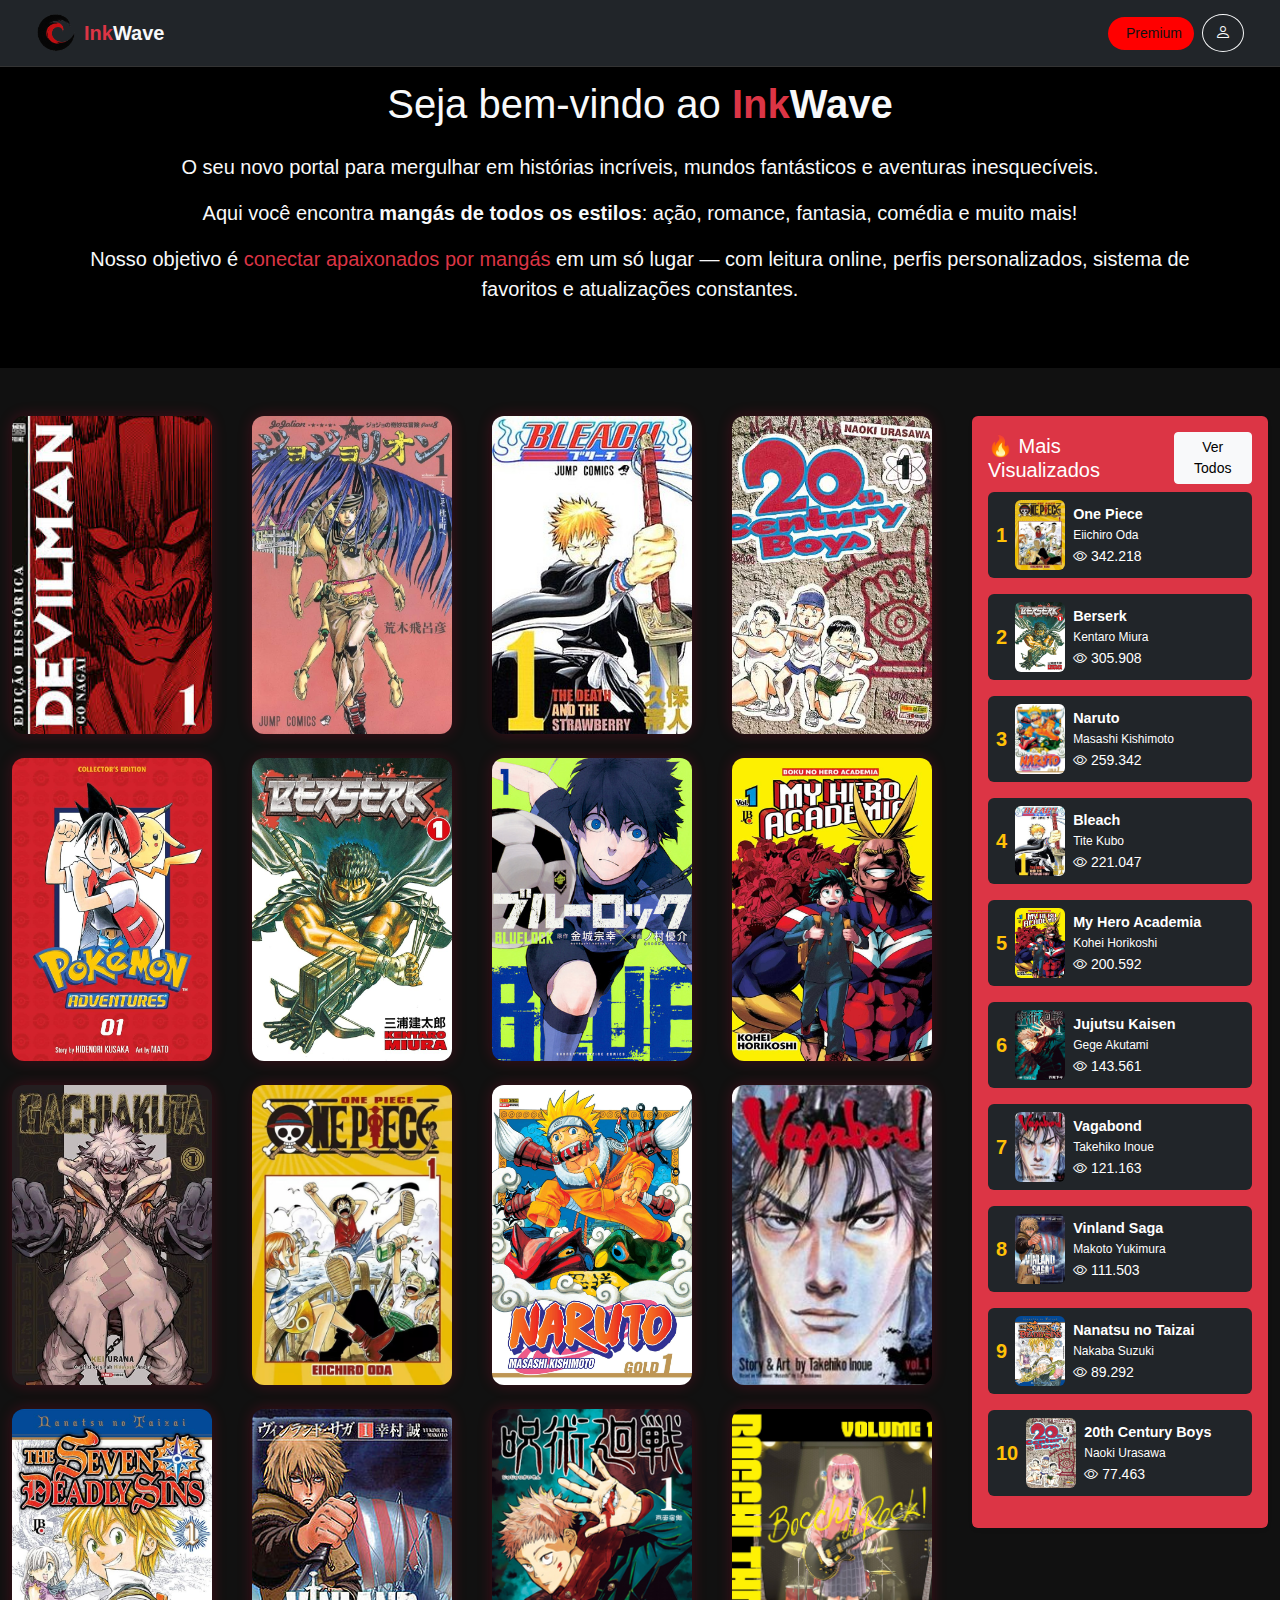
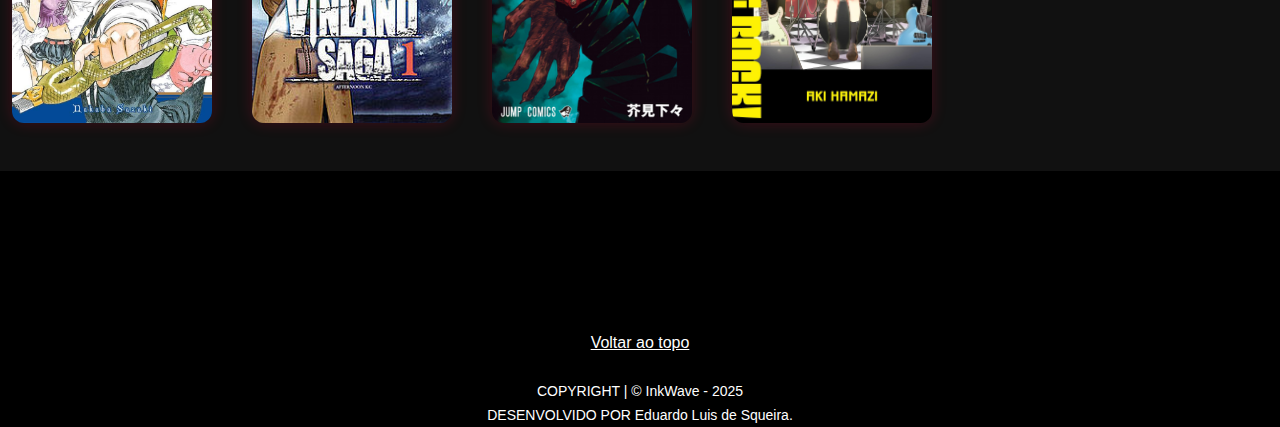
<file: index.html>
<!DOCTYPE html>
<html lang="pt-BR">

<head>
  <meta charset="UTF-8">
  <meta name="viewport" content="width=device-width, initial-scale=1.0">
  <title>InkWave</title>

  <link href="https://cdn.jsdelivr.net/npm/bootstrap@5.3.3/dist/css/bootstrap.min.css" rel="stylesheet"
    integrity="sha384-9ndCyUaIbzAi2FUVXJi0CjmCapSmO7OQ5L1Z9Ddbp+zZjzc/uD+2V5DkZyTtmI3U" crossorigin="anonymous">
  <link href="https://cdn.jsdelivr.net/npm/bootstrap@5.3.3/dist/css/bootstrap.min.css" rel="stylesheet">
  <link href="https://cdn.jsdelivr.net/npm/bootstrap-icons@1.10.5/font/bootstrap-icons.css" rel="stylesheet">
  <link rel="stylesheet" href="https://cdn.jsdelivr.net/npm/bootstrap-icons@1.10.5/font/bootstrap-icons.css">
  <link rel="stylesheet" href="style.css">
  <link rel="icon" href="imagens/icon.png">
</head>

<body>
  <header>
    <nav id="navbar" class="navbar navbar-expand-lg navbar-dark bg-dark px-4 fixed-top">
      <div class="container-fluid d-flex justify-content-between align-items-center">
        <a class="navbar-brand d-flex align-items-center" href="index.html">
          <img src="imagens/icon.png" alt="InkWave" width="40" height="40" class="me-2">
          <span id="logoText">
            <strong class="text-danger">Ink</strong><strong class="text-light">Wave</strong>
          </span>
        </a>

        <div class="d-flex align-items-center gap-2">
          <a href="login_criar_conta/Premiun.html" class="btn btn-premium">
            <i class="bi bi-crown-fill"></i> Premium
          </a>

          <div class="position-relative">
            <button id="userIcon" class="btn btn-outline-light rounded-circle">
              <i class="bi bi-person"></i>
            </button>

            <div id="userMenu" class="position-absolute end-0 mt-2 bg-dark text-light border rounded shadow-sm p-2"
              style="display: none; min-width: 150px; z-index: 1000;">
              <a href="login_criar_conta/login.html" class="dropdown-item text-light">Entrar</a>
              <a href="login_criar_conta/sign-up.html" class="dropdown-item text-light">Criar Conta</a>
            </div>
          </div>
        </div>
    </nav>
  </header>

  <main style="padding-top: 80px; text-align: center;">
    <div class="container text-light">
      <h1 class="mb-4">
        Seja bem-vindo ao <strong class="text-danger">Ink</strong><strong>Wave</strong>
      </h1>

      <p class="fs-5">
        O seu novo portal para mergulhar em histórias incríveis, mundos fantásticos e aventuras inesquecíveis.
      </p>

      <p class="fs-5">
        Aqui você encontra <strong>mangás de todos os estilos</strong>: ação, romance, fantasia, comédia e muito mais!
      </p>

      <p class="fs-5">
        Nosso objetivo é <span class="text-danger">conectar apaixonados por mangás</span> em um só lugar — com leitura
        online, perfis personalizados, sistema de favoritos e atualizações constantes.
      </p>

    </div>
  </main>

  <br><br>

  <div class="container-fluid py-5 text-light" style="background-color: #111;">
    <div class="row align-items-start">
      <div class="col-lg-9" style="display: grid; grid-template-columns: repeat(auto-fill, minmax(180px, 1fr)); gap: 24px; grid-auto-flow: row;">
        <div class="manga-card-custom" onclick="devilman()">
          <img src="imagens/capas-manga/devilman-capa.jpg" alt="Devilman">
          <div class="manga-info">
            <h5>Devilman</h5>
            <p class="author">Go Nagai</p>
            <p class="chapter">#1: The Demon Resurrection</p>
            <div class="views"><i class="bi bi-eye"></i> 21,688</div>
          </div>
        </div>

        <div class="manga-card-custom" onclick="jojolion()">
          <img src="imagens/capas-manga/jojolion-capa.jpg" alt="JoJolion">
          <div class="manga-info">
            <h5>JoJolion</h5>
            <p class="author">Hirohiko Araki</p>
            <p class="chapter">#1: Higashikata Josuke</p>
            <div class="views"><i class="bi bi-eye"></i> 61,369</div>
          </div>
        </div>

        <div class="manga-card-custom" onclick="bleach()">
          <img src="imagens/capas-manga/bleach-capa.jpg" alt="Bleach">
          <div class="manga-info">
            <h5>Bleach</h5>
            <p class="author">Tite Kubo</p>
            <p class="chapter">#1: Death and the Strawberry</p>
            <div class="views"><i class="bi bi-eye"></i> 221,047</div>
          </div>
        </div>

        <div class="manga-card-custom">
          <img src="imagens/capas-manga/20th-century-boys-capa.jpg" alt="20th Century Boys">
          <div class="manga-info">
            <h5>20th Century Boys</h5>
            <p class="author">Naoki Urasawa</p>
            <p class="chapter">#1: Beginning of the End</p>
            <div class="views"><i class="bi bi-eye"></i> 77,463</div>
          </div>
        </div>

        <div class="manga-card-custom">
          <img src="imagens/capas-manga/pokemon-capa.jpg" alt="Pokémon Adventures">
          <div class="manga-info">
            <h5>Pokémon Adventures</h5>
            <p class="author">Hidenori Kusaka</p>
            <p class="chapter">#1: A Glimpse of the Glow</p>
            <div class="views"><i class="bi bi-eye"></i> 21,702</div>
          </div>
        </div>

        <div class="manga-card-custom">
          <img src="imagens/capas-manga/berserk-capa.jpg" alt="Berserk">
          <div class="manga-info">
            <h5>Berserk</h5>
            <p class="author">Kentaro Miura</p>
            <p class="chapter">#1: The Black Swordsman</p>
            <div class="views"><i class="bi bi-eye"></i> 305,908</div>
          </div>
        </div>

        <div class="manga-card-custom">
          <img src="imagens/capas-manga/blue-lock-capa.jpg" alt="Blue Lock">
          <div class="manga-info">
            <h5>Blue Lock</h5>
            <p class="author">Muneyuki Kaneshiro</p>
            <p class="chapter">#1: Dream</p>
            <div class="views"><i class="bi bi-eye"></i> 50,372</div>
          </div>
        </div>

        <div class="manga-card-custom">
          <img src="imagens/capas-manga/boku-no-hero-capa.jpg" alt="Blue Lock">
          <div class="manga-info">
            <h5>My Hero Academia</h5>
            <p class="author">Muneyuki Kaneshiro</p>
            <p class="chapter">#1: Dream</p>
            <div class="views"><i class="bi bi-eye"></i> 200,592</div>
          </div>
        </div>  

        <div class="manga-card-custom">
          <img src="imagens/capas-manga/gachiakuta-capa.jpg" alt="Gachiakuta">
          <div class="manga-info">
            <h5>Gachiakuta</h5>
            <p class="author">Kei Urana</p>
            <p class="chapter">#1: Jogado Fora</p>
            <div class="views"><i class="bi bi-eye"></i> 5,363</div>
          </div>
        </div>
        
        <div class="manga-card-custom">
          <img src="imagens/capas-manga/one-piece-capa.jpg" alt="One Piece">
          <div class="manga-info">
            <h5>One Piece</h5>
            <p class="author">Eiichiro Oda</p>
            <p class="chapter">#1: Romance Dawn</p>
            <div class="views"><i class="bi bi-eye"></i> 342,218</div>
          </div>
        </div>
        
        <div class="manga-card-custom">
          <img src="imagens/capas-manga/naruto-capa.jpg" alt="Naruto">
          <div class="manga-info">
            <h5>Naruto</h5>
            <p class="author">Masashi Kishimoto</p>
            <p class="chapter">#1: Uzumaki Naruto</p>
            <div class="views"><i class="bi bi-eye"></i> 259,342</div>
          </div>
        </div>
        
        <div class="manga-card-custom">
          <img src="imagens/capas-manga/vagabond.jpg" alt="Vagabond">
          <div class="manga-info">
            <h5>Vagabond</h5>
            <p class="author">Takehiko Inoue</p>
            <p class="chapter">#1: O Louco</p>
            <div class="views"><i class="bi bi-eye"></i> 121,163</div>
          </div>
        </div>
        
        <div class="manga-card-custom">
          <img src="imagens/capas-manga/the-seven-deadly-sins-capa.jpg" alt="Nanatsu no Taizai">
          <div class="manga-info">
            <h5>Nanatsu no Taizai</h5>
            <p class="author">Nakaba Suzuki</p>
            <p class="chapter">#1: Os Sete Pecados Capitais</p>
            <div class="views"><i class="bi bi-eye"></i> 89,292</div>
          </div>
        </div>
        
        <div class="manga-card-custom">
          <img src="imagens/capas-manga/vinland-saga-capa.jpg" alt="Vinland Saga">
          <div class="manga-info">
            <h5>Vinland Saga</h5>
            <p class="author">Makoto Yukimura</p>
            <p class="chapter">#1: Somewhere Not Here</p>
            <div class="views"><i class="bi bi-eye"></i> 111,503</div>
          </div>
        </div>
        
        <div class="manga-card-custom">
          <img src="imagens/capas-manga/jujutsu_kaisen_capa.png" alt="Jujutsu Kaisen">
          <div class="manga-info">
            <h5>Jujutsu Kaisen</h5>
            <p class="author">Gege Akutami</p>
            <p class="chapter">#1: Ryomen Sukuna</p>
            <div class="views"><i class="bi bi-eye"></i> 143,561</div>
          </div>
        </div>
        
        <div class="manga-card-custom">
          <img src="imagens/capas-manga/bocchi-the-rock-capa.jpg" alt="Bocchi the Rock!">
          <div class="manga-info">
            <h5>Bocchi the Rock!</h5>
            <p class="author">Aki Hamaji</p>
            <p class="chapter">#1: Bocchi-chan e o Rock</p>
            <div class="views"><i class="bi bi-eye"></i> 2,064</div>
          </div>
        </div>
      </div>

      
      <div class="col-lg-3">
        <div class="bg-danger p-3 rounded shadow-sm">
          <div class="d-flex justify-content-between align-items-center mb-2">
            <h5 class="mb-0 text-white">🔥 Mais Visualizados</h5>
            <a href="#" class="btn btn-sm btn-light">Ver Todos</a>
          </div>
          <ul class="list-unstyled">
      
            <!-- 1. One Piece -->
            <li class="d-flex mb-3 align-items-center bg-dark rounded p-2">
              <div class="me-2 text-warning fw-bold fs-5">1</div>
              <img src="imagens/capas-manga/one-piece-capa.jpg" alt="One Piece" width="50" height="70" class="me-2 rounded">
              <div class="text-white">
                <strong style="font-size: 0.9em;">One Piece</strong>
                <p class="mb-0" style="font-size: 0.75em;">Eiichiro Oda</p>
                <small><i class="bi bi-eye"></i> 342.218</small>
              </div>
            </li>
      
            <!-- 2. Berserk -->
            <li class="d-flex mb-3 align-items-center bg-dark rounded p-2">
              <div class="me-2 text-warning fw-bold fs-5">2</div>
              <img src="imagens/capas-manga/berserk-capa.jpg" alt="Berserk" width="50" height="70" class="me-2 rounded">
              <div class="text-white">
                <strong style="font-size: 0.9em;">Berserk</strong>
                <p class="mb-0" style="font-size: 0.75em;">Kentaro Miura</p>
                <small><i class="bi bi-eye"></i> 305.908</small>
              </div>
            </li>
      
            <!-- 3. Naruto -->
            <li class="d-flex mb-3 align-items-center bg-dark rounded p-2">
              <div class="me-2 text-warning fw-bold fs-5">3</div>
              <img src="imagens/capas-manga/naruto-capa.jpg" alt="Naruto" width="50" height="70" class="me-2 rounded">
              <div class="text-white">
                <strong style="font-size: 0.9em;">Naruto</strong>
                <p class="mb-0" style="font-size: 0.75em;">Masashi Kishimoto</p>
                <small><i class="bi bi-eye"></i> 259.342</small>
              </div>
            </li>
      
            <!-- 4. Bleach -->
            <li class="d-flex mb-3 align-items-center bg-dark rounded p-2">
              <div class="me-2 text-warning fw-bold fs-5">4</div>
              <img src="imagens/capas-manga/bleach-capa.jpg" alt="Bleach" width="50" height="70" class="me-2 rounded">
              <div class="text-white">
                <strong style="font-size: 0.9em;">Bleach</strong>
                <p class="mb-0" style="font-size: 0.75em;">Tite Kubo</p>
                <small><i class="bi bi-eye"></i> 221.047</small>
              </div>
            </li>
      
            <!-- 5. My Hero Academia -->
            <li class="d-flex mb-3 align-items-center bg-dark rounded p-2">
              <div class="me-2 text-warning fw-bold fs-5">5</div>
              <img src="imagens/capas-manga/boku-no-hero-capa.jpg" alt="My Hero Academia" width="50" height="70" class="me-2 rounded">
              <div class="text-white">
                <strong style="font-size: 0.9em;">My Hero Academia</strong>
                <p class="mb-0" style="font-size: 0.75em;">Kohei Horikoshi</p>
                <small><i class="bi bi-eye"></i> 200.592</small>
              </div>
            </li>
      
            <!-- 6. Jujutsu Kaisen -->
            <li class="d-flex mb-3 align-items-center bg-dark rounded p-2">
              <div class="me-2 text-warning fw-bold fs-5">6</div>
              <img src="imagens/capas-manga/jujutsu_kaisen_capa.png" alt="Jujutsu Kaisen" width="50" height="70" class="me-2 rounded">
              <div class="text-white">
                <strong style="font-size: 0.9em;">Jujutsu Kaisen</strong>
                <p class="mb-0" style="font-size: 0.75em;">Gege Akutami</p>
                <small><i class="bi bi-eye"></i> 143.561</small>
              </div>
            </li>
      
            <!-- 7. Vagabond -->
            <li class="d-flex mb-3 align-items-center bg-dark rounded p-2">
              <div class="me-2 text-warning fw-bold fs-5">7</div>
              <img src="imagens/capas-manga/vagabond.jpg" alt="Vagabond" width="50" height="70" class="me-2 rounded">
              <div class="text-white">
                <strong style="font-size: 0.9em;">Vagabond</strong>
                <p class="mb-0" style="font-size: 0.75em;">Takehiko Inoue</p>
                <small><i class="bi bi-eye"></i> 121.163</small>
              </div>
            </li>
      
            <!-- 8. Vinland Saga -->
            <li class="d-flex mb-3 align-items-center bg-dark rounded p-2">
              <div class="me-2 text-warning fw-bold fs-5">8</div>
              <img src="imagens/capas-manga/vinland-saga-capa.jpg" alt="Vinland Saga" width="50" height="70" class="me-2 rounded">
              <div class="text-white">
                <strong style="font-size: 0.9em;">Vinland Saga</strong>
                <p class="mb-0" style="font-size: 0.75em;">Makoto Yukimura</p>
                <small><i class="bi bi-eye"></i> 111.503</small>
              </div>
            </li>
      
            <!-- 9. Nanatsu no Taizai -->
            <li class="d-flex mb-3 align-items-center bg-dark rounded p-2">
              <div class="me-2 text-warning fw-bold fs-5">9</div>
              <img src="imagens/capas-manga/the-seven-deadly-sins-capa.jpg" alt="Nanatsu no Taizai" width="50" height="70" class="me-2 rounded">
              <div class="text-white">
                <strong style="font-size: 0.9em;">Nanatsu no Taizai</strong>
                <p class="mb-0" style="font-size: 0.75em;">Nakaba Suzuki</p>
                <small><i class="bi bi-eye"></i> 89.292</small>
              </div>
            </li>
      
            <!-- 10. 20th Century Boys -->
            <li class="d-flex mb-3 align-items-center bg-dark rounded p-2">
              <div class="me-2 text-warning fw-bold fs-5">10</div>
              <img src="imagens/capas-manga/20th-century-boys-capa.jpg" alt="20th Century Boys" width="50" height="70" class="me-2 rounded">
              <div class="text-white">
                <strong style="font-size: 0.9em;">20th Century Boys</strong>
                <p class="mb-0" style="font-size: 0.75em;">Naoki Urasawa</p>
                <small><i class="bi bi-eye"></i> 77.463</small>
              </div>
            </li>
      
          </ul>
        </div>
      </div>      
    </div>
  </div>

  <footer style="padding-top: 80px; text-align: center;">
    <div class="container" style="padding-top: 80px; text-align: center;">
      <p class="float-right">
        <a href="#" class="text-white">Voltar ao topo</a>
      </p>
      <div class="text-center mt-4">
        <small>COPYRIGHT | © InkWave - 2025</small>
        <br>
        <small>DESENVOLVIDO POR Eduardo Luis de Squeira.</small>
      </div>
    </div>
  </footer>
  <script src="https://cdn.jsdelivr.net/npm/bootstrap@5.3.3/dist/js/bootstrap.bundle.min.js"></script>
  <script src="scrpit.js"></script>
</body>

</html>
</file>
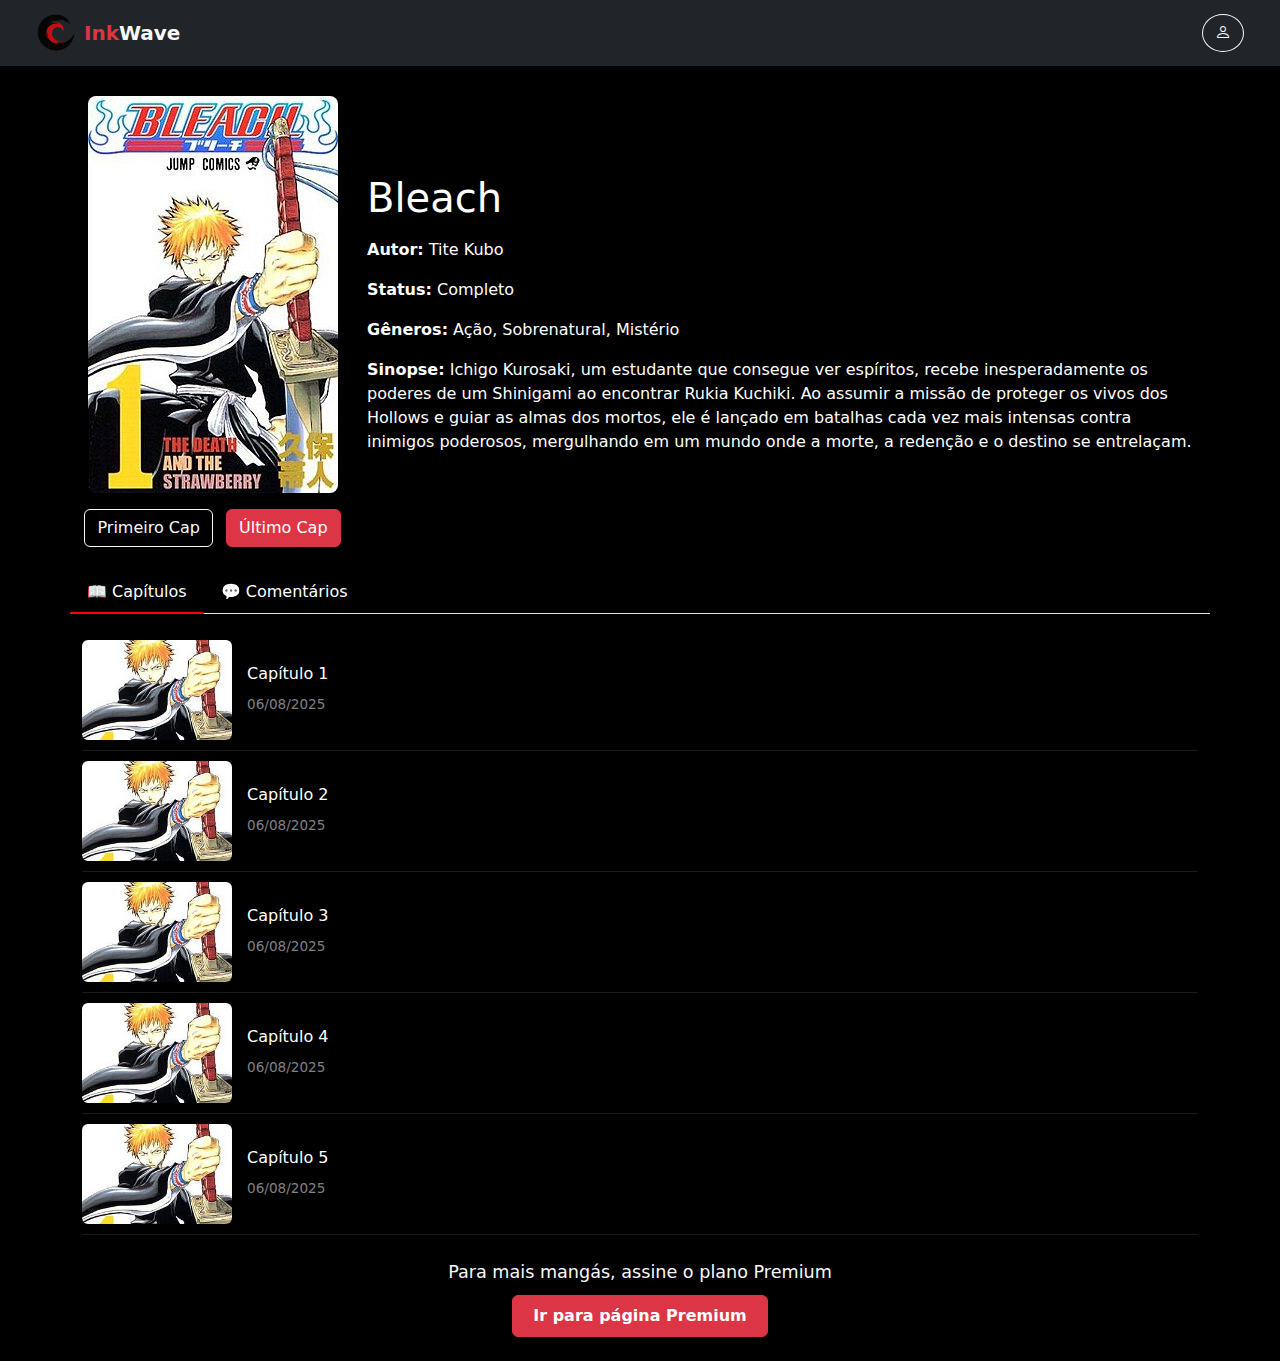
<file: sites-mangas/bleach-manga.html>
<!DOCTYPE html>
<html lang="pt-BR">

<head>
  <meta charset="UTF-8">
  <meta name="viewport" content="width=device-width, initial-scale=1.0">
  <link rel="icon" href="../imagens/icon.png">
  <title>InkWave - Bleach</title>

  <link href="https://cdn.jsdelivr.net/npm/bootstrap@5.3.3/dist/css/bootstrap.min.css" rel="stylesheet">
  <link href="https://cdn.jsdelivr.net/npm/bootstrap-icons@1.10.5/font/bootstrap-icons.css" rel="stylesheet">

  <style>
    body {
      background-color: #000;
      color: white;
    }

    .capa-manga {
      width: 100%;
      max-width: 250px;
      border-radius: 8px;
    }

    /* Tabs */
    .nav-tabs .nav-link {
      color: white;
    }

    .nav-tabs .nav-link.active {
      color: #fff;
      border-color: transparent transparent #ff0000 transparent;
      border-bottom: 2px solid #ff0000;
      background: none;
    }

    /* Lista de capítulos */
    .chapter-card {
      display: flex;
      align-items: center;
      border-bottom: 1px solid rgba(255, 255, 255, 0.1);
      padding: 10px 0;
    }

    .chapter-img {
      width: 150px;
      height: 100px;
      object-fit: cover;
      border-radius: 6px;
      margin-right: 15px;
    }

    .chapter-info {
      flex-grow: 1;
    }

    .chapter-date {
      font-size: 0.85rem;
      color: gray;
    }

    .premium-message p {
      font-size: 1.1rem;
      margin-bottom: 10px;
    }

    .premium-message .btn {
      font-weight: bold;
      padding: 8px 20px;
    }
  </style>
</head>

<body>
  <header>
    <nav id="navbar" class="navbar navbar-expand-lg navbar-dark bg-dark px-4 fixed-top">
      <div class="container-fluid d-flex justify-content-between align-items-center">
        <a class="navbar-brand d-flex align-items-center" href="../index.html">
          <img src="../imagens/icon.png" alt="InkWave" width="40" height="40" class="me-2">
          <span id="logoText">
            <strong class="text-danger">Ink</strong><strong class="text-light">Wave</strong>
          </span>
        </a>

        <div class="d-flex align-items-center gap-2">
          <a href="#" class="btn btn-premium">
            <i class="bi bi-crown-fill"></i> Premium
          </a>

          <div class="position-relative">
            <button id="userIcon" class="btn btn-outline-light rounded-circle">
              <i class="bi bi-person"></i>
            </button>

            <div id="userMenu" class="position-absolute end-0 mt-2 bg-dark text-light border rounded shadow-sm p-2"
              style="display: none; min-width: 150px; z-index: 1000;">
              <a href="#" class="dropdown-item text-light">Entrar</a>
              <a href="#" class="dropdown-item text-light">Criar Conta</a>
            </div>
          </div>
        </div>
    </nav>
  </header>

  <div class="container area-manga mt-5 pt-5">
    <div class="row align-items-center">
      <!-- Capa do mangá -->
      <div class="col-md-3 d-flex flex-column align-items-center">
        <div class="shadow-box">
          <img src="../imagens/capas-manga/bleach-capa.jpg" alt="Devilman" class="capa-manga">
        </div>

        <!-- Botões abaixo da imagem -->
        <div class="mt-3 text-center">
          <a href="#" class="btn btn-outline-light me-2">Primeiro Cap</a>
          <a href="#" class="btn btn-danger">Último Cap</a>
        </div>
      </div>

      <!-- Informações -->
      <div class="col-md-9">
        <h1 class="mb-3">Bleach</h1>
        <p><strong>Autor:</strong> Tite Kubo</p>
        <p><strong>Status:</strong> Completo</p>
        <p><strong>Gêneros:</strong> Ação, Sobrenatural, Mistério</p>
        <p><strong>Sinopse:</strong> Ichigo Kurosaki, um estudante que consegue ver espíritos, recebe inesperadamente os
          poderes de um Shinigami ao encontrar Rukia Kuchiki. Ao assumir a missão de proteger os vivos dos Hollows e
          guiar as almas dos mortos, ele é lançado em batalhas cada vez mais intensas contra inimigos poderosos,
          mergulhando em um mundo onde a morte, a redenção e o destino se entrelaçam.</p>
      </div>

      <!-- Tabs -->
      <ul class="nav nav-tabs mt-4" id="mangaTabs" role="tablist">
        <li class="nav-item" role="presentation">
          <button class="nav-link active" id="chapters-tab" data-bs-toggle="tab" data-bs-target="#chapters"
            type="button" role="tab">📖 Capítulos</button>
        </li>
        <li class="nav-item" role="presentation">
          <button class="nav-link" id="comments-tab" data-bs-toggle="tab" data-bs-target="#comments" type="button"
            role="tab">💬 Comentários</button>
        </li>
      </ul>

      <!-- Conteúdo das Tabs -->
      <div class="tab-content mt-3">
        <!-- Lista de capítulos -->
        <div class="tab-pane fade show active" id="chapters" role="tabpanel">
          <div class="chapter-card">
            <img src="../imagens/capas-manga/bleach-capa.jpg" class="chapter-img" alt="Capítulo 1">
            <div class="chapter-info">
              <h6>Capítulo 1</h6>
              <span class="chapter-date">06/08/2025</span>
            </div>
          </div>
          <div class="chapter-card">
            <img src="../imagens/capas-manga/bleach-capa.jpg" class="chapter-img" alt="Capítulo 2">
            <div class="chapter-info">
              <h6>Capítulo 2</h6>
              <span class="chapter-date">06/08/2025</span>
            </div>
          </div>
          <div class="chapter-card">
            <img src="../imagens/capas-manga/bleach-capa.jpg" class="chapter-img" alt="Capítulo 2">
            <div class="chapter-info">
              <h6>Capítulo 3</h6>
              <span class="chapter-date">06/08/2025</span>
            </div>
          </div>
          <div class="chapter-card">
            <img src="../imagens/capas-manga/bleach-capa.jpg" class="chapter-img" alt="Capítulo 2">
            <div class="chapter-info">
              <h6>Capítulo 4</h6>
              <span class="chapter-date">06/08/2025</span>
            </div>
          </div>
          <div class="chapter-card">
            <img src="../imagens/capas-manga/bleach-capa.jpg" class="chapter-img" alt="Capítulo 2">
            <div class="chapter-info">
              <h6>Capítulo 5</h6>
              <span class="chapter-date">06/08/2025</span>
            </div>
          </div>
          <!-- Mensagem e botão Premium -->
          <div class="premium-message text-center mt-4">
            <p class="text-light">Para mais mangás, assine o plano Premium</p>
            <a href="../login_criar_conta/Premiun.html" class="btn btn-danger">Ir para página Premium</a>
          </div>
          <br>
        </div>

        <!-- Comentários -->
        <div class="tab-pane fade" id="comments" role="tabpanel">
          <div class="mt-3">
            <p>Seção de comentários em desenvolvimento...</p>
          </div>
        </div>
      </div>
    </div>

    <script src="https://cdn.jsdelivr.net/npm/bootstrap@5.3.3/dist/js/bootstrap.bundle.min.js"></script>
</body>

</html>
</file>
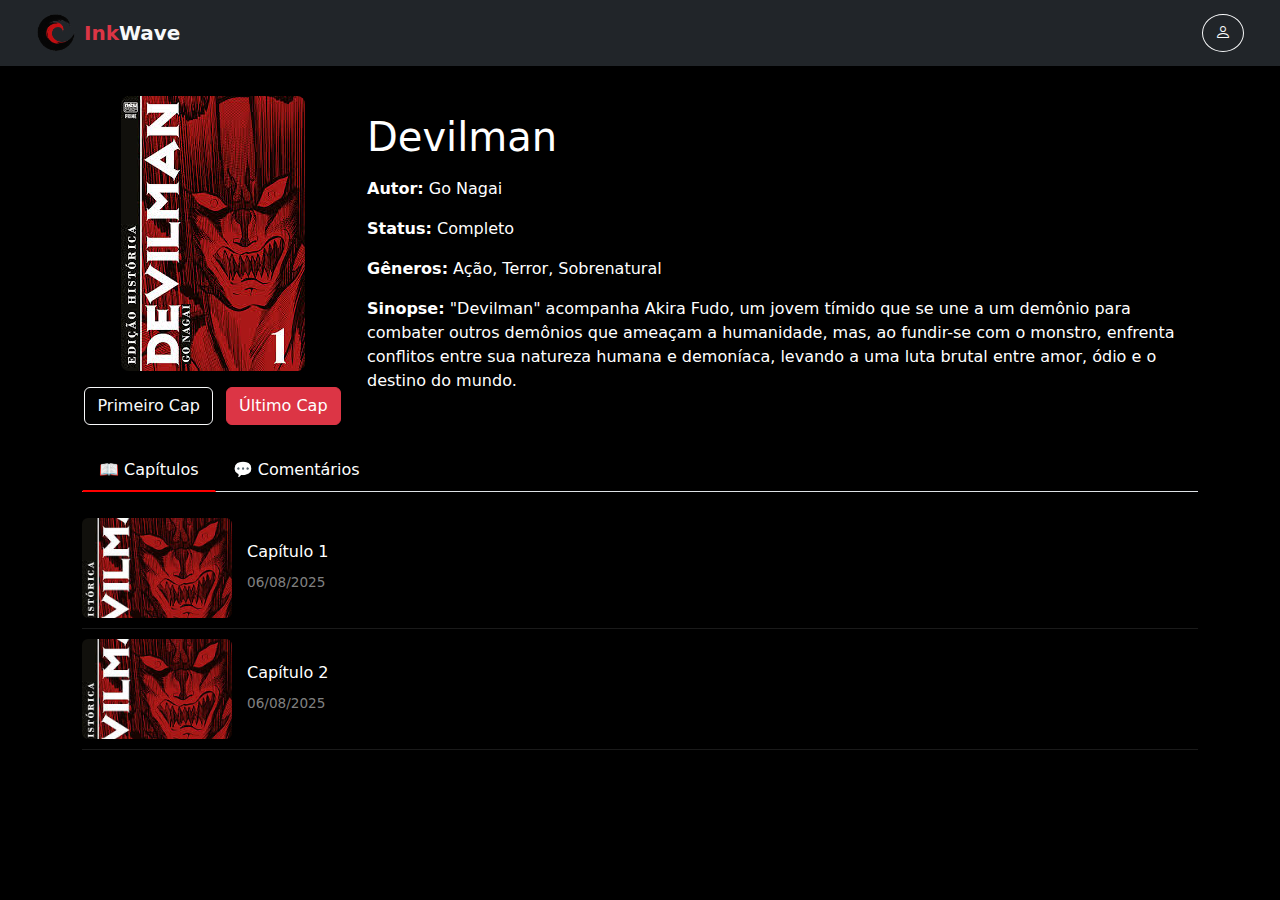
<file: sites-mangas/devilman-manga.html>
<!DOCTYPE html>
<html lang="pt-BR">

<head>
    <meta charset="UTF-8">
    <meta name="viewport" content="width=device-width, initial-scale=1.0">
    <link rel="icon" href="../imagens/icon.png">
    <title>InkWave - Devilman</title>

    <link href="https://cdn.jsdelivr.net/npm/bootstrap@5.3.3/dist/css/bootstrap.min.css" rel="stylesheet">
    <link href="https://cdn.jsdelivr.net/npm/bootstrap-icons@1.10.5/font/bootstrap-icons.css" rel="stylesheet">

    <style>
        body {
            background-color: #000;
            color: white;
        }

        .capa-manga {
            width: 100%;
            max-width: 250px;
            border-radius: 8px;
        }

        /* Tabs */
        .nav-tabs .nav-link {
            color: white;
        }

        .nav-tabs .nav-link.active {
            color: #fff;
            border-color: transparent transparent #ff0000 transparent;
            border-bottom: 2px solid #ff0000;
            background: none;
        }

        /* Lista de capítulos */
        .chapter-card {
            display: flex;
            align-items: center;
            border-bottom: 1px solid rgba(255, 255, 255, 0.1);
            padding: 10px 0;
        }

        .chapter-img {
            width: 150px;
            height: 100px;
            object-fit: cover;
            border-radius: 6px;
            margin-right: 15px;
        }

        .chapter-info {
            flex-grow: 1;
        }

        .chapter-date {
            font-size: 0.85rem;
            color: gray;
        }
    </style>
</head>

<body>
    <header>
        <nav id="navbar" class="navbar navbar-expand-lg navbar-dark bg-dark px-4 fixed-top">
            <div class="container-fluid d-flex justify-content-between align-items-center">
                <a class="navbar-brand d-flex align-items-center" href="../index.html">
                    <img src="../imagens/icon.png" alt="InkWave" width="40" height="40" class="me-2">
                    <span id="logoText">
                        <strong class="text-danger">Ink</strong><strong class="text-light">Wave</strong>
                    </span>
                </a>

                <div class="d-flex align-items-center gap-2">
                    <a href="#" class="btn btn-premium">
                        <i class="bi bi-crown-fill"></i> Premium
                    </a>

                    <div class="position-relative">
                        <button id="userIcon" class="btn btn-outline-light rounded-circle">
                            <i class="bi bi-person"></i>
                        </button>

                        <div id="userMenu"
                            class="position-absolute end-0 mt-2 bg-dark text-light border rounded shadow-sm p-2"
                            style="display: none; min-width: 150px; z-index: 1000;">
                            <a href="#" class="dropdown-item text-light">Entrar</a>
                            <a href="#" class="dropdown-item text-light">Criar Conta</a>
                        </div>
                    </div>
                </div>
        </nav>
    </header>

    <div class="container area-manga mt-5 pt-5">
        <div class="row align-items-center">
            <!-- Capa do mangá -->
            <div class="col-md-3 d-flex flex-column align-items-center">
                <div class="shadow-box">
                    <img src="../imagens/capas-manga/devilman-capa.jpg" alt="Devilman" class="capa-manga">
                </div>

                <!-- Botões abaixo da imagem -->
                <div class="mt-3 text-center">
                    <a href="#" class="btn btn-outline-light me-2">Primeiro Cap</a>
                    <a href="#" class="btn btn-danger">Último Cap</a>
                </div>
            </div>

            <!-- Informações -->
            <div class="col-md-9">
                <h1 class="mb-3">Devilman</h1>
                <p><strong>Autor:</strong> Go Nagai</p>
                <p><strong>Status:</strong> Completo</p>
                <p><strong>Gêneros:</strong> Ação, Terror, Sobrenatural</p>
                <p><strong>Sinopse:</strong> "Devilman" acompanha Akira Fudo, um jovem tímido que se une a um demônio para combater outros demônios que ameaçam a humanidade, mas, ao fundir-se com o monstro, enfrenta conflitos entre sua natureza humana e demoníaca, levando a uma luta brutal entre amor, ódio e o destino do mundo.</p>
            </div>
        </div>

        <!-- Tabs -->
        <ul class="nav nav-tabs mt-4" id="mangaTabs" role="tablist">
            <li class="nav-item" role="presentation">
                <button class="nav-link active" id="chapters-tab" data-bs-toggle="tab" data-bs-target="#chapters"
                    type="button" role="tab">📖 Capítulos</button>
            </li>
            <li class="nav-item" role="presentation">
                <button class="nav-link" id="comments-tab" data-bs-toggle="tab" data-bs-target="#comments"
                    type="button" role="tab">💬 Comentários</button>
            </li>
        </ul>

        <!-- Conteúdo das Tabs -->
        <div class="tab-content mt-3">
            <!-- Lista de capítulos -->
            <div class="tab-pane fade show active" id="chapters" role="tabpanel">
                <div class="chapter-card">
                    <img src="../imagens/capas-manga/devilman-capa.jpg" class="chapter-img" alt="Capítulo 1">
                    <div class="chapter-info">
                        <h6>Capítulo 1</h6>
                        <span class="chapter-date">06/08/2025</span>
                    </div>
                </div>
                <div class="chapter-card">
                    <img src="/imagens/capas-manga/devilman-capa.jpg" class="chapter-img" alt="Capítulo 2">
                    <div class="chapter-info">
                        <h6>Capítulo 2</h6>
                        <span class="chapter-date">06/08/2025</span>
                    </div>
                </div>
            </div>

            <!-- Comentários -->
            <div class="tab-pane fade" id="comments" role="tabpanel">
                <div class="mt-3">
                    <p>Seção de comentários em desenvolvimento...</p>
                </div>
            </div>
        </div>
    </div>

    <script src="https://cdn.jsdelivr.net/npm/bootstrap@5.3.3/dist/js/bootstrap.bundle.min.js"></script>
</body>

</html>
</file>
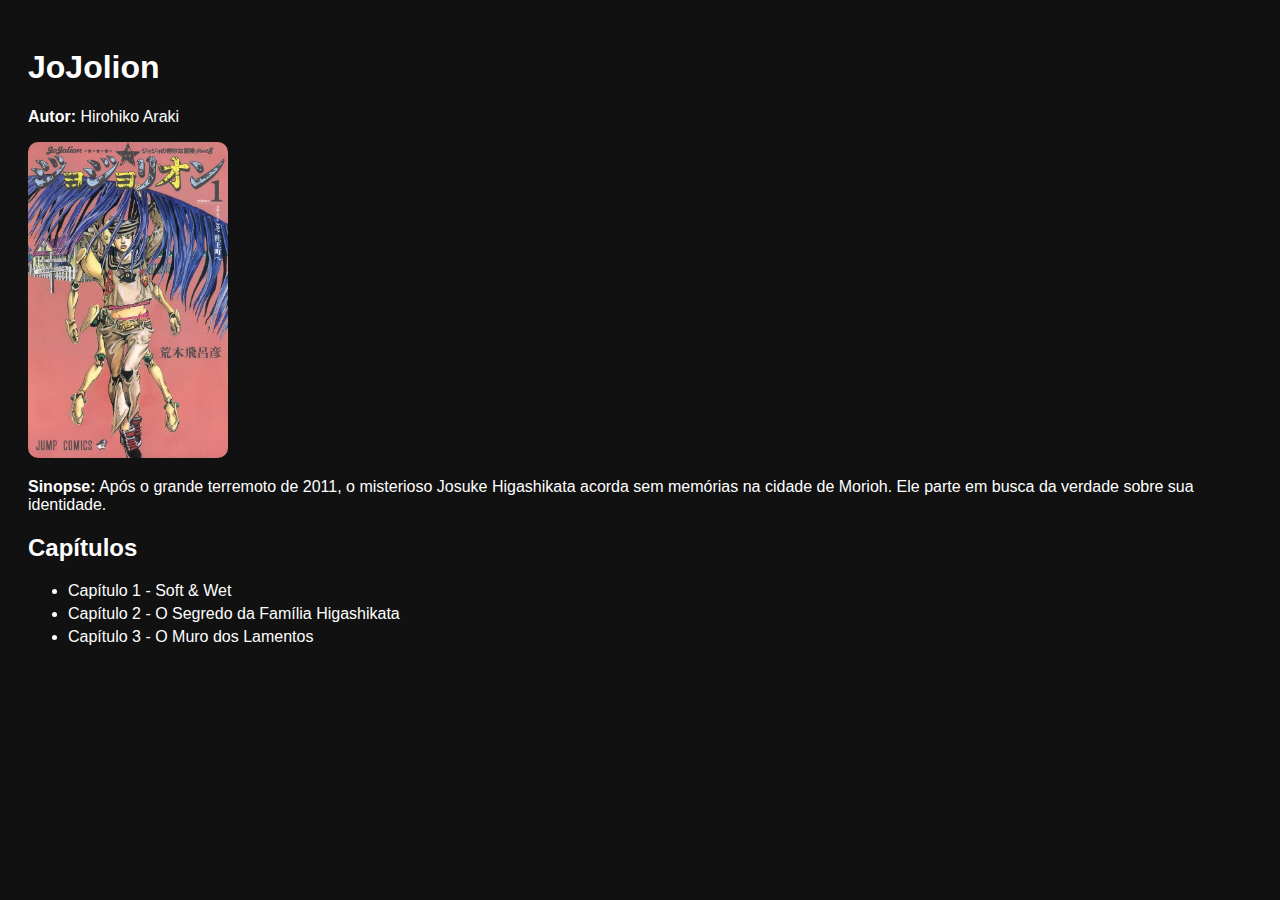
<file: sites-mangas/jojolion-manga.html>
<!DOCTYPE html>
<html lang="pt-br">
<head>
  <meta charset="UTF-8">
  <title>JoJolion</title>
  <style>
    body {
      background-color: #111;
      color: white;
      font-family: sans-serif;
      padding: 20px;
    }
    img {
      max-width: 200px;
      border-radius: 10px;
    }
    .capitulos li {
      margin: 5px 0;
    }
  </style>
</head>
<body>

  <h1>JoJolion</h1>
  <p><strong>Autor:</strong> Hirohiko Araki</p>
  <img src="../imagens/capas-manga/jojolion-capa.jpg" alt="JoJolion">
  <p><strong>Sinopse:</strong> Após o grande terremoto de 2011, o misterioso Josuke Higashikata acorda sem memórias na cidade de Morioh. Ele parte em busca da verdade sobre sua identidade.</p>

  <h2>Capítulos</h2>
  <ul class="capitulos">
    <li><a href="jojolion-manga/JOJO-VOL.01.html" target="_blank" style="color: white; text-decoration: none;">Capítulo 1 - Soft & Wet</a></li>
    <li>Capítulo 2 - O Segredo da Família Higashikata</li>
    <li>Capítulo 3 - O Muro dos Lamentos</li>
  </ul>
  

</body>
</html>
</file>
<file: style.css>
/*
/* Fundo do site */
body {
    background-color: #ff0000;
    /* Preto puro */
    color: #fffb00;
    /* Cor padrão de texto */
    font-family: 'Segoe UI', Tahoma, Geneva, Verdana, sans-serif;
    margin: 0;
    padding: 0;
}

/*    background-color: #000;
color: #fff*/

/* Navbar personalizada */
.navbar {
    background-color: #ff0000;
    /* Preto um pouco mais claro */
    border-bottom: 1px solid #333;
}

/* Nome da marca */
.navbar-brand strong:first-child {
    color: red;
}

.navbar-brand strong:last-child {
    color: white;
}

/* Botões da navbar */
.navbar a.btn {
    font-weight: 500;
    transition: 0.3s ease-in-out;
}

/* Efeitos hover */
.navbar a.btn:hover {
    transform: scale(1.05);
}

/* Botão de "Criar Conta" com destaque */
.btn-dark {
    background-color: red;
    border-color: red;
}

.btn-dark:hover {
    background-color: darkred;
    border-color: darkred;
}

body {
    background-color: #000;
    color: #fff;
    font-family: 'Segoe UI', Tahoma, Geneva, Verdana, sans-serif;
    margin: 0;
    padding: 0;
}

/* Hover bonito nos botões */
.btn:hover {
    transform: scale(1.05);
    transition: transform 0.2s ease;
}

body {
    background-color: #000;
    margin: 0;
    font-family: 'Segoe UI', Tahoma, Geneva, Verdana, sans-serif;
}

.btn:hover {
    transform: scale(1.05);
    transition: 0.2s ease;
}

#navbar {
    transition: background 0.3s ease;
}

#logoText {
    transition: opacity 0.3s ease;
}

.manga-card {
    width: 200px;
    background-color: #1c1c1c;
    color: white;
    position: relative;
    border-radius: 4px;
}

.manga-card-custom {
    position: relative;
    width: 200px;
    height: 300px;
    overflow: hidden;
    border-radius: 12px;
    box-shadow: 0 0 15px rgba(255, 0, 60, 0.2);
    transition: transform 0.3s ease;
}

.manga-card-custom:hover {
    transform: scale(1.12);
}

.manga-card-custom img {
    width: 100%;
    height: 100%;
    object-fit: cover;
    display: block;
    transition: filter 0.3s ease;
}

.manga-card-custom:hover img {
    filter: brightness(30%);
}

.manga-info {
    position: absolute;
    bottom: 0;
    width: 100%;
    color: white;
    padding: 10px;
    background: rgba(0, 0, 0, 0.6);
    text-align: left;
    opacity: 0;
    transition: opacity 0.3s ease;
}

.manga-card-custom:hover .manga-info {
    opacity: 1;
}

.manga-info h5 {
    margin: 0;
    font-size: 16px;
    font-weight: bold;
}

.manga-info .author {
    margin: 0;
    font-size: 13px;
    color: #aaa;
}

.manga-info .chapter {
    margin: 4px 0;
    font-size: 13px;
    color: #eee;
}

.manga-info .views {
    font-size: 12px;
    color: #ccc;
}

#userMenu a:hover {
    background-color: #222;
}

.btn-premium {
    background-color: red;
    /* Cor dourada */
    color: #111;
    font-weight: bold;
    border: none;
    border-radius: 20px;
    padding: 6px 12px;
    display: flex;
    align-items: center;
    gap: 6px;
    font-size: 14px;
    transition: background 0.3s ease;
}

.btn-premium:hover {
    background-color: red;
    color: #000;
    text-decoration: none;
}

.manga-card-custom {
    min-height: 300px;
    max-height: 400px;
}

.manga-card-custom {
    display: flex;
    flex-direction: column;
    height: 100%;
}

.bunner-login {
    width: 110%;
    height: 140%;
    object-fit: cover;
    border-radius: 0.5rem; /* opcional, caso queira cantos arredondados */
  }
</file>
